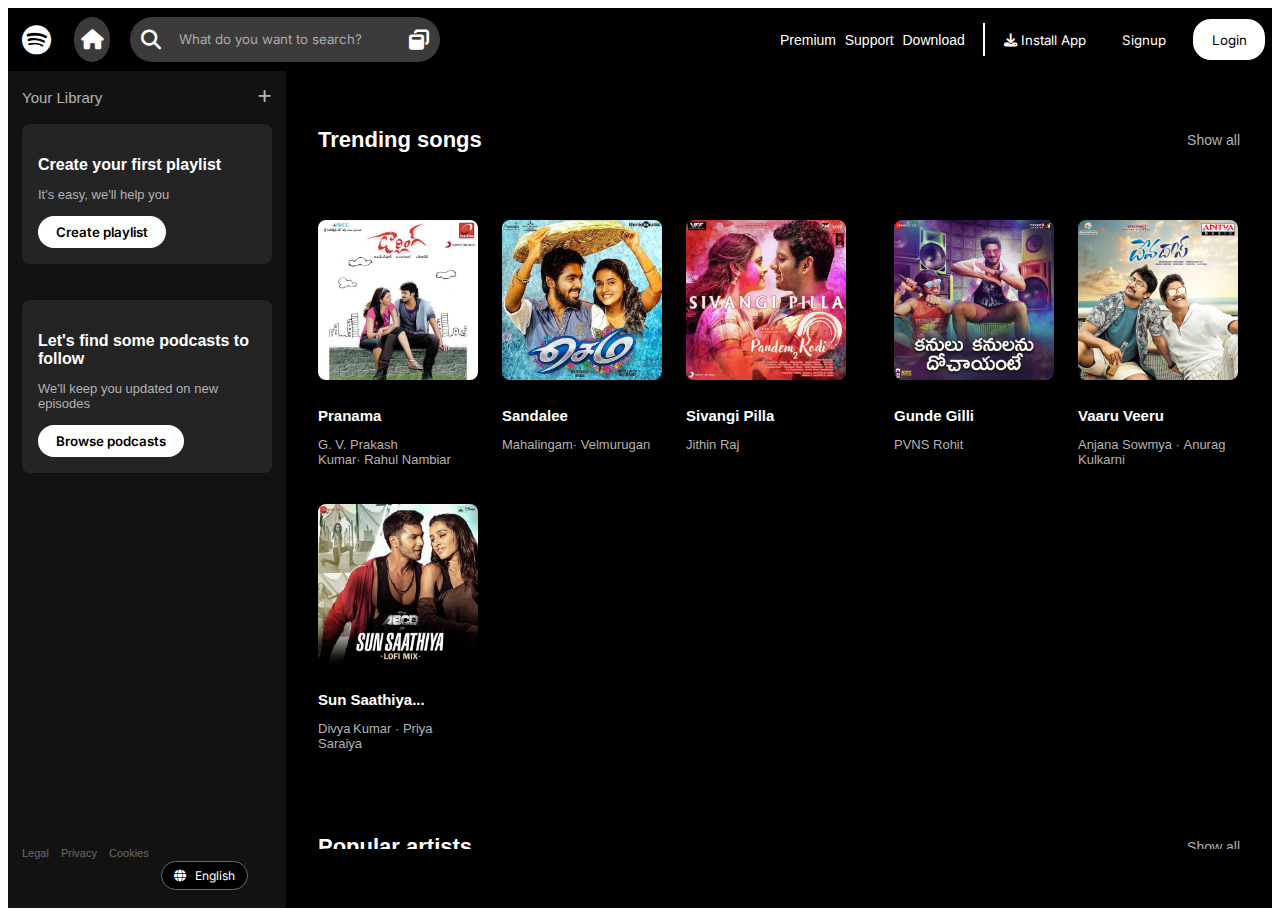
<file: index.html>
<!DOCTYPE html>
<html lang="en">
<head>
  <meta charset="UTF-8" />
  <title>Spotify‑style UI</title>

  <link rel="stylesheet" href="index.css" />

  <link rel="stylesheet"
        href="https://cdnjs.cloudflare.com/ajax/libs/font-awesome/6.5.0/css/all.min.css" />

  <link rel="preconnect" href="https://fonts.googleapis.com">
  <link href="https://fonts.googleapis.com/css2?family=Inter:wght@400;500;700&display=swap"
        rel="stylesheet">
</head>

<body>
  <div class="main-box">

    <div class="header">
      <div class="hc1">
        <div class="hc11"><i class="fa-brands fa-spotify brand"></i></div>
        <div class="hc12"><i class="fa-solid fa-house home"></i></div>
        <div class="hc13">
          <div class="hc131"><i class="fa-solid fa-magnifying-glass search"></i></div>
          <div class="hc132">
            <input class="ip-ser" type="search"
                   placeholder="What do you want to search?" />
          </div>
          <div class="hc133"><i class="fa-solid fa-window-restore search"></i></div>
        </div>
      </div>

      <div class="hc2">
        <div class="hc21">
          <a href="#">Premium</a>
          <a href="#">Support</a>
          <a href="#">Download</a>
        </div>
        <div class="bar"></div>
        <div class="hc22"><button><i class="fa-solid fa-download"></i> Install App</button></div>
        <div class="hc23"><button>Signup</button></div>
        <div class="hc24"><button>Login</button></div>
      </div>
    </div>


    <div class="app-body">

      <aside class="sidebar">
        <header class="sb-head">
          <span>Your Library</span>
          <i class="fa-solid fa-plus"></i>
        </header>

        <div class="sb-card">
          <p class="sb-title">Create your first playlist</p>
          <p class="sb-sub">It's easy, we'll help you</p>
          <button class="sb-btn">Create playlist</button>
        </div>

        <div class="sb-card">
          <p class="sb-title">Let's find some podcasts to follow</p>
          <p class="sb-sub">We'll keep you updated on new episodes</p>
          <button class="sb-btn">Browse podcasts</button>
        </div>

        <footer class="sb-foot">
          <a href="#">Legal</a>
          <a href="#">Privacy</a>
          <a href="#">Cookies</a>
          <button class="lang-btn"><i class="fa-solid fa-globe"></i> English</button>
        </footer>
      </aside>

      <main class="content">

        <div class="section-head">
          <h2>Trending songs</h2><a href="#">Show all</a>
        </div>

        <div class="row scroll-x">

           <div class="album-card">
            <img src="Pranama.jpg" alt="Pranama">
            <p class="title">Pranama</p>
            <p class="sub">G. V. Prakash Kumar· Rahul Nambiar</p>
          </div>


          <div class="album-card">
            <img src="Sandalee.jpg" alt="Sandalee">
            <p class="title">Sandalee</p>
            <p class="sub">Mahalingam· Velmurugan</p>
          </div>


          <div class="album-card">
            <img src="Sivangi Pilla.jpg" alt="Sivangi Pilla">
            <p class="title">Sivangi Pilla</p>
            <p class="sub">Jithin Raj</p>
          </div>

          <br>


          <div class="album-card">
            <img src="Gunde Gilli.jpg" alt="Gunde Gilli">
            <p class="title">Gunde Gilli</p>
            <p class="sub">PVNS Rohit</p>
          </div>     
          

          <div class="album-card">
            <img src="Vaaru Veeru.jpeg" alt="Vaaru Veeru">
            <p class="title">Vaaru Veeru</p>
            <p class="sub">Anjana Sowmya · Anurag Kulkarni</p>
          </div>

          <div class="album-card">
            <img src="Sun Saathiya.jpg" alt="Sun Saathiya">
            <p class="title">Sun Saathiya...</p>
            <p class="sub">Divya Kumar · Priya Saraiya</p>
          </div>

        </div>

        <div class="section-head">
          <h2>Popular artists</h2><a href="#">Show all</a>
        </div>

        <div class="row scroll-x artist-row">
          <div class="artist-card">
            <img src="Anirudh Ravichander.jpeg" alt="">
            <p class="title">Anirudh Ravichander</p><p class="sub">Artist</p>
          </div>


          <div class="artist-card">
            <img src="G. V. Prakash Kumar.jpeg" alt="">
            <p class="title">G. V. Prakash Kumar</p><p class="sub">Artist</p>
          </div>


          <div class="artist-card">
            <img src="Arijith.jpg" alt="">
            <p class="title">Arijith Singh</p><p class="sub">Artist</p>
          </div>

          <br>

          <div class="artist-card">
            <img src="SPB.jpg" alt="">
            <p class="title">SP Balasubramanyam</p><p class="sub">Artist</p>
          </div>

          <br>


          <div class="artist-card">
            <img src="Chitra.jpg" alt="">
            <p class="title">KS Chitra</p><p class="sub">Artist</p>
          </div>


          <div class="artist-card">
            <img src="Anurag Kulkarni.jpg" alt="">
            <p class="title">Anurag Kulkarni</p><p class="sub">Artist</p>
          </div>


          <div class="artist-card">
            <img src="Shreya Goshal.jpeg" alt="">
            <p class="title">Shreya Goshal</p><p class="sub">Artist</p>
          </div>

          
        </div>

        <div class="section-head">
          <h2>Popular albums</h2><a href="#">Show all</a>
        </div>

        <div class="row scroll-x">
          <div class="album-card">
            <img src="Darling.jpg" alt="">
            <p class="title">Darling</p>
            <p class="sub">G. V. Prakash Kumar· 2010</p>
          </div>


          <div class="album-card">
            <img src="Vaaru Veeru.jpeg" alt="">
            <p class="title">Devadas</p>
            <p class="sub">Mani Sharma · 2018</p>
          </div>


           <div class="album-card">
            <img src="Remo.jpg" alt="">
            <p class="title">Remo</p>
            <p class="sub">Anirudh Ravichander · 2016</p>
          </div>

          <br>

          <div class="album-card">
            <img src="Magadheera.jpeg" alt="">
            <p class="title">Magadheera</p>
            <p class="sub">M.M. Keeravani · 2009</p>
          </div>


          <div class="album-card">
            <img src="Radhe Shyam.jpg" alt="">
            <p class="title">Radhe Shyam</p>
            <p class="sub">Justin Prabhakaran · 2022</p>
          </div>


          <div class="album-card">
            <img src="Sita Ramam.jpeg" alt="">
            <p class="title">Sita Ramam</p>
            <p class="sub">Vishal Chandrashekar · 2022</p>
          </div>
        </div>
      </main>
    </div>
  </div>
</body>
</html>
</file>
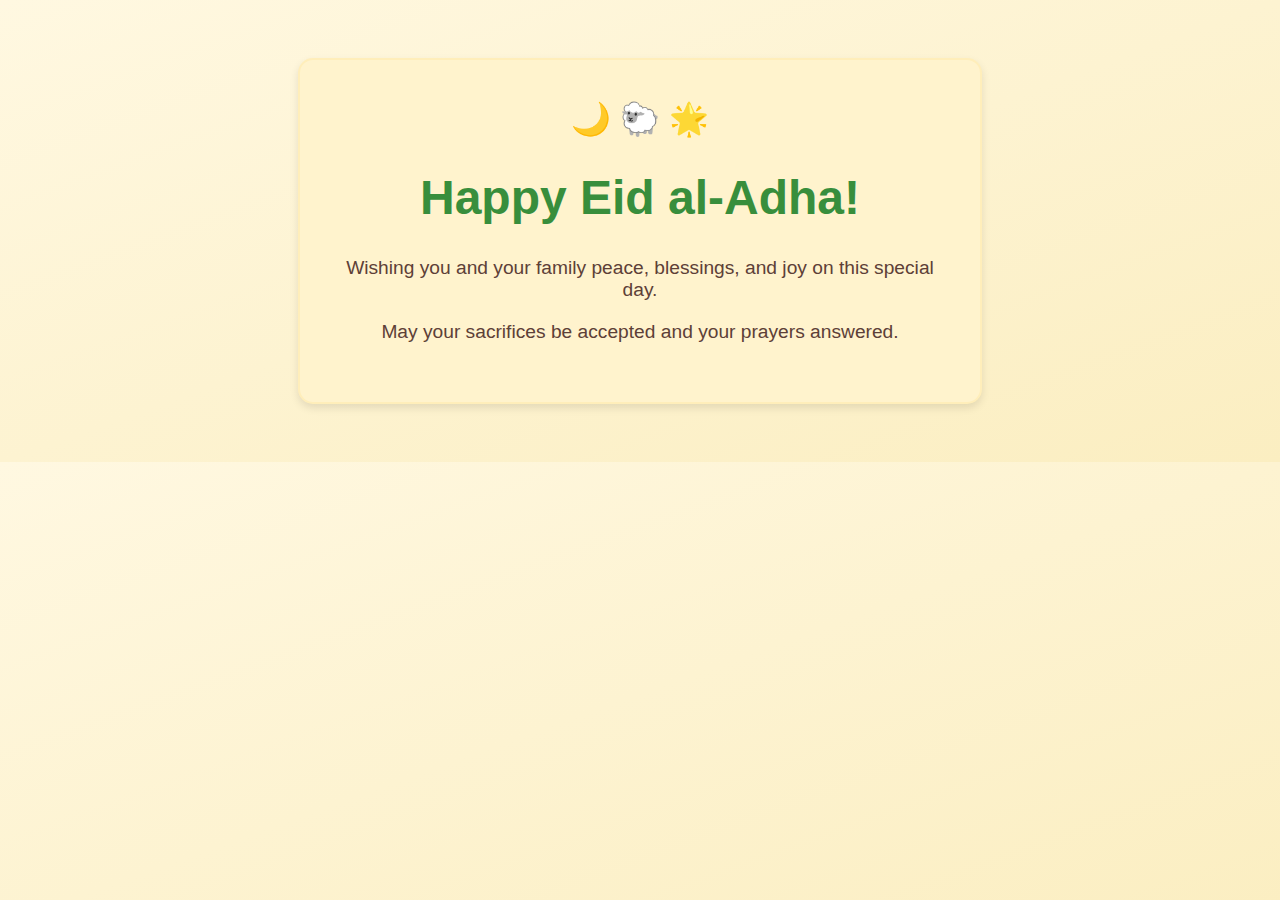
<file: bakrid.html>
<!DOCTYPE html>
<html lang="en">
<head>
    <meta charset="UTF-8">
    <title>Happy Eid al-Adha</title>
    <style>
        body {
            background: linear-gradient(to bottom right, #fff8e1, #fbeec1);
            font-family: 'Segoe UI', Tahoma, Geneva, Verdana, sans-serif;
            color: #333;
            text-align: center;
            padding: 50px;
        }

        .greeting-box {
            background-color: #fff3cd;
            border: 2px solid #ffeeba;
            border-radius: 15px;
            padding: 40px;
            max-width: 600px;
            margin: 0 auto;
            box-shadow: 0 4px 8px rgba(0,0,0,0.1);
        }

        h1 {
            color: #388e3c;
            font-size: 3em;
        }

        p {
            font-size: 1.2em;
            color: #5d4037;
        }

        .emoji {
            font-size: 2em;
        }
    </style>
</head>
<body>

    <div class="greeting-box">
        <div class="emoji">🌙 🐑 🌟</div>
        <h1>Happy Eid al-Adha!</h1>
        <p>Wishing you and your family peace, blessings, and joy on this special day.</p>
        <p>May your sacrifices be accepted and your prayers answered.</p>
    </div>

</body>
</html>
</file>
<file: index.css>
.main-box {
  height: 100vh;
  background-color: black;
  color: white;
  font-family: Arial, sans-serif;
}

.header {
  height: 7%;
  display: flex;
  justify-content: space-between;
}

.hc1, .hc2 {
  height: 100%;
  display: flex;
  align-items: center;
}
.hc1 {
  width: 35%;
  justify-content: space-around;
}
.hc2 {
  width: 40%;
  justify-content: space-around;
}

.hc11, .hc12 {
  height: 70%;
  width: 8%;
  display: flex;
  justify-content: center;
  align-items: center;
  border-radius: 50%;
}
.hc12 {
  background-color: rgb(60, 58, 58);
}
.hc13 {
  height: 70%;
  width: 70%;
  background-color: rgb(60, 58, 58);
  border-radius: 30px;
  display: flex;
  justify-content: space-around;
  align-items: center;
}

.hc21 {
  height: 70%;
  width: 40%;
  display: flex;
  justify-content: space-evenly;
  align-items: center;
}
.hc21 a {
  color: white;
  text-decoration: none;
  font-size: 14px;
}
.hc22, .hc23, .hc24 {
  height: 70%;
  display: flex;
  justify-content: center;
  align-items: center;
}
.hc22 {
  width: 20%;
}
.hc23, .hc24 {
  width: 15%;
}
.hc22 button, .hc23 button {
  background-color: transparent;
  border: none;
  color: white;
}
.hc24 button {
  background-color: white;
  border: 2px solid black;
  width: 100%;
  height: 100%;
  border-radius: 20px;
}

.brand {
  font-size: 30px;
  color: white;
}
.home, .search {
  font-size: 20px;
  color: white;
}

.hc131, .hc132, .hc133 {
  display: flex;
  justify-content: center;
  align-items: center;
}
.hc131, .hc133 {
  width: 10%;
  height: 100%;
}
.hc132 {
  width: 70%;
  height: 100%;
}
.ip-ser {
  width: 100%;
  height: 90%;
  background-color: transparent;
  border: none;
  color: white;
}
.ip-ser::placeholder {
  color: #aaa;
}
.bar {
  height: 50%;
  border: 1px solid white;
}

.content {
  height: calc(100% - 7%);
  padding: 20px 2.5%;
  display: flex;
  flex-direction: column;
  gap: 30px;
  box-sizing: border-box;
  overflow-y: auto;
}


.row {
  display: flex;
  justify-content: flex-start;
  gap: 24px;
  flex-wrap: wrap;           
  overflow-x: visible;       
  padding-bottom: 8px;
  white-space: normal;       
}

.scroll-x {
  overflow-x: visible !important;
  padding-bottom: 8px;
}

.album-card {
  flex: 1 1 160px;
  max-width: 160px;
  cursor: pointer;
}
.album-card img {
  width: 100%;
  aspect-ratio: 1/1;
  border-radius: 8px;
  object-fit: cover;
  margin-bottom: 8px;
}
.title {
  font-size: 15px;
  font-weight: 600;
  margin-bottom: 3px;
}
.sub {
  font-size: 13px;
  color: #b3b3b3;
}

.artist-row .artist-card {
  flex: 1 1 128px; 
  max-width: 128px;
  text-align: center;
  cursor: pointer;
}
.artist-card img {
  width: 128px;
  height: 128px;
  border-radius: 50%;
  object-fit: cover;
  margin-bottom: 10px;
}


body, button, input {
  font-family: "Inter", sans-serif;
}
::-webkit-scrollbar {
  height: 8px;
  width: 8px;
}
::-webkit-scrollbar-thumb {
  background: #333;
  border-radius: 4px;
}


.app-body {
  display: flex;
  height: calc(100vh - 7%); 
}


.sidebar {
  width: 250px;
  background: #121212;
  padding: 18px 14px;
  display: flex;
  flex-direction: column;
  overflow-y: auto;
}
.sb-head {
  display: flex;
  justify-content: space-between;
  color: #b3b3b3;
  font-size: 15px;
}
.sb-head i {
  cursor: pointer;
}
.sb-card {
  background: #242424;
  border-radius: 8px;
  padding: 16px;
  margin: 18px 0;
}
.sb-title {
  font-weight: 600;
  margin-bottom: 4px;
}
.sb-sub {
  font-size: 13px;
  color: #b3b3b3;
  margin-bottom: 14px;
}
.sb-btn {
  background: #fff;
  border: none;
  border-radius: 20px;
  padding: 8px 18px;
  font-weight: 600;
  cursor: pointer;
  color: #000;
}
.sb-foot {
  margin-top: auto;
  font-size: 11px;
  color: #6a6a6a;
  display: flex;
  flex-wrap: wrap;
  gap: 12px;
}
.sb-foot a {
  color: #6a6a6a;
  text-decoration: none;
}
.lang-btn {
  margin-top: 14px;
  padding: 6px 12px;
  border: 1px solid #6a6a6a;
  background: #000;
  color: #fff;
  border-radius: 20px;
  font-size: 12px;
  cursor: pointer;
}
.lang-btn i {
  margin-right: 6px;
}


.content {
  flex: 1;
  overflow-y: auto;
  padding: 24px 32px 60px;
}
.section-head {
  display: flex;
  justify-content: space-between;
  align-items: center;
  margin: 14px 0 18px;
}
.section-head h2 {
  font-size: 22px;
}
.section-head a {
  font-size: 14px;
  color: #b3b3b3;
  text-decoration: none;
}
.section-head a:hover {
  color: #fff;
}

@media (max-width: 900px) {
  .sidebar {
    display: none;
  }
  .app-body {
    height: calc(100vh - 7%);
    flex-direction: column;
  }
}
</file>
